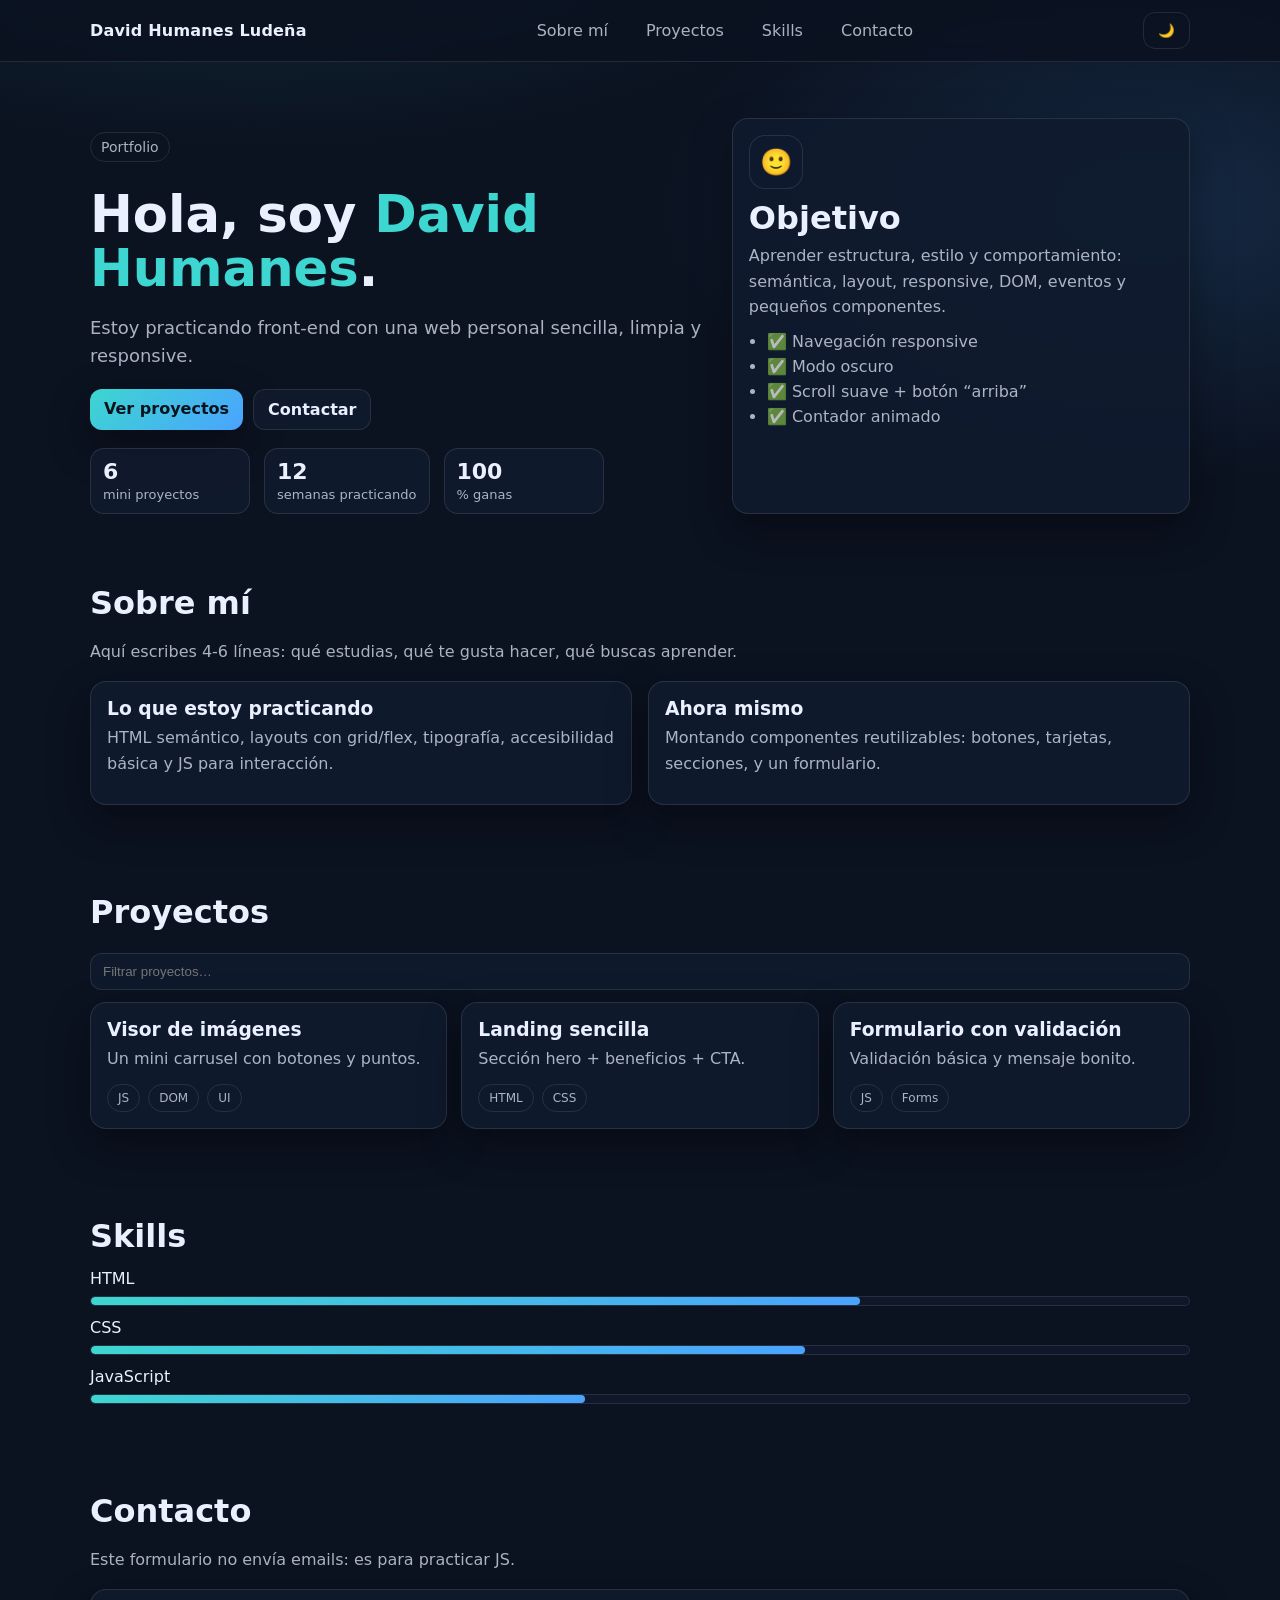
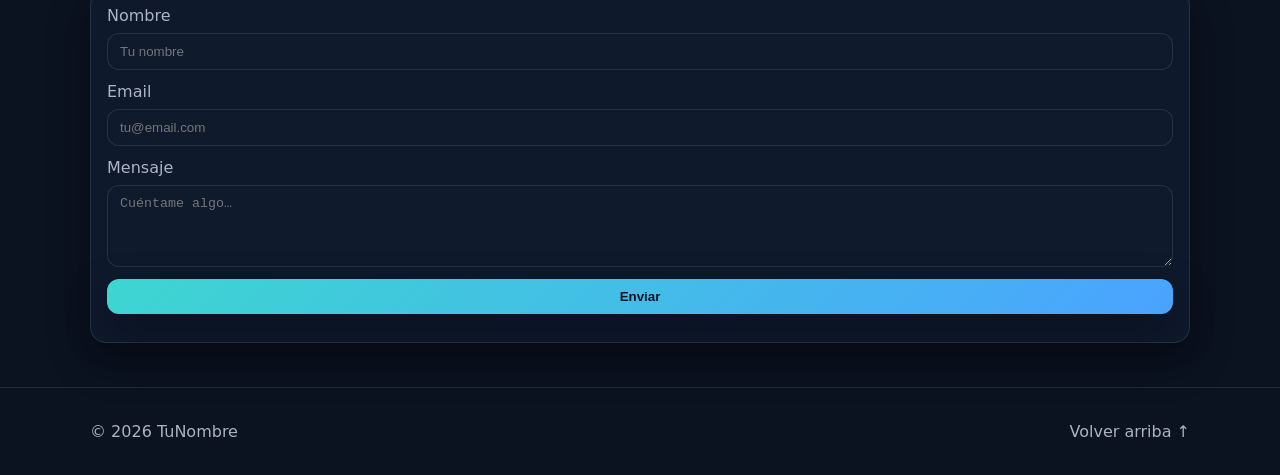
<file: index.html>
<!doctype html>
<html lang="es">
<head>
  <meta charset="utf-8" />
  <meta name="viewport" content="width=device-width, initial-scale=1" />
  <title>Mi Web Personal</title>
  <meta name="description" content="Web personal para practicar HTML, CSS y JS." />

  <link rel="stylesheet" href="portfolio.css" />
</head>

<body>
  <!-- Header -->
  <header class="header" id="top">
    <nav class="nav">
      <a class="logo" href="#top">David Humanes Ludeña</a>

      <button class="nav__toggle" aria-label="Abrir menú" aria-expanded="false">
        ☰
      </button>

      <ul class="nav__links" id="navLinks">
        <li><a href="#sobre-mi">Sobre mí</a></li>
        <li><a href="#proyectos">Proyectos</a></li>
        <li><a href="#skills">Skills</a></li>
        <li><a href="#contacto">Contacto</a></li>
      </ul>

      <button class="btn btn--ghost" id="themeBtn" aria-label="Cambiar tema">
        🌙
      </button>
    </nav>
  </header>

  <!-- Hero -->
  <main>
    <section class="hero">
      <div class="container hero__grid">
        <div>
          <p class="badge">Portfolio</p>
          <h1>Hola, soy <span class="accent">David Humanes</span>.</h1>
          <p class="lead">
            Estoy practicando front-end con una web personal sencilla, limpia y responsive.
          </p>

          <div class="hero__actions">
            <a class="btn" href="#proyectos">Ver proyectos</a>
            <a class="btn btn--soft" href="#contacto">Contactar</a>
          </div>

          <div class="stats">
            <div class="stat">
              <span class="stat__num" data-count="6">0</span>
              <span class="stat__label">mini proyectos</span>
            </div>
            <div class="stat">
              <span class="stat__num" data-count="12">0</span>
              <span class="stat__label">semanas practicando</span>
            </div>
            <div class="stat">
              <span class="stat__num" data-count="100">0</span>
              <span class="stat__label">% ganas</span>
            </div>
          </div>
        </div>

        <div class="card hero__card">
          <div class="avatar" aria-hidden="true">🙂</div>
          <h2 class="card__title">Objetivo</h2>
          <p class="card__text">
            Aprender estructura, estilo y comportamiento: semántica, layout, responsive, DOM,
            eventos y pequeños componentes.
          </p>
          <ul class="checklist">
            <li>✅ Navegación responsive</li>
            <li>✅ Modo oscuro</li>
            <li>✅ Scroll suave + botón “arriba”</li>
            <li>✅ Contador animado</li>
          </ul>
        </div>
      </div>
    </section>

    <!-- Sobre mí -->
    <section class="section" id="sobre-mi">
      <div class="container">
        <h2>Sobre mí</h2>
        <p class="muted">
          Aquí escribes 4-6 líneas: qué estudias, qué te gusta hacer, qué buscas aprender.
        </p>

        <div class="grid-2">
          <div class="card">
            <h3 class="card__title">Lo que estoy practicando</h3>
            <p class="card__text">
              HTML semántico, layouts con grid/flex, tipografía, accesibilidad básica y JS para
              interacción.
            </p>
          </div>

          <div class="card">
            <h3 class="card__title">Ahora mismo</h3>
            <p class="card__text">
              Montando componentes reutilizables: botones, tarjetas, secciones, y un formulario.
            </p>
          </div>
        </div>
      </div>
    </section>

    <!-- Proyectos -->
    <section class="section" id="proyectos">
      <div class="container">
        <div class="section__head">
          <h2>Proyectos</h2>
          <input class="input" id="projectSearch" type="search" placeholder="Filtrar proyectos…" />
        </div>

        <div class="cards" id="projectGrid">
          <article class="card project" data-title="Visor de imágenes">
            <h3 class="card__title">Visor de imágenes</h3>
            <p class="card__text">Un mini carrusel con botones y puntos.</p>
            <div class="tags">
              <span class="tag">JS</span><span class="tag">DOM</span><span class="tag">UI</span>
            </div>
          </article>

          <article class="card project" data-title="Landing sencilla">
            <h3 class="card__title">Landing sencilla</h3>
            <p class="card__text">Sección hero + beneficios + CTA.</p>
            <div class="tags">
              <span class="tag">HTML</span><span class="tag">CSS</span>
            </div>
          </article>

          <article class="card project" data-title="Formulario con validación">
            <h3 class="card__title">Formulario con validación</h3>
            <p class="card__text">Validación básica y mensaje bonito.</p>
            <div class="tags">
              <span class="tag">JS</span><span class="tag">Forms</span>
            </div>
          </article>
        </div>
      </div>
    </section>

    <!-- Skills -->
    <section class="section" id="skills">
      <div class="container">
        <h2>Skills</h2>

        <div class="skills">
          <div class="skill">
            <span>HTML</span>
            <div class="bar"><div class="bar__fill" style="width: 70%"></div></div>
          </div>
          <div class="skill">
            <span>CSS</span>
            <div class="bar"><div class="bar__fill" style="width: 65%"></div></div>
          </div>
          <div class="skill">
            <span>JavaScript</span>
            <div class="bar"><div class="bar__fill" style="width: 45%"></div></div>
          </div>
        </div>
      </div>
    </section>

    <!-- Contacto -->
    <section class="section" id="contacto">
      <div class="container">
        <h2>Contacto</h2>
        <p class="muted">Este formulario no envía emails: es para practicar JS.</p>

        <form class="card form" id="contactForm" novalidate>
          <label>
            Nombre
            <input class="input" name="name" type="text" required minlength="2" placeholder="Tu nombre" />
          </label>

          <label>
            Email
            <input class="input" name="email" type="email" required placeholder="tu@email.com" />
          </label>

          <label>
            Mensaje
            <textarea class="input" name="message" rows="4" required minlength="10"
              placeholder="Cuéntame algo…"></textarea>
          </label>

          <button class="btn" type="submit">Enviar</button>
          <p class="form__msg" id="formMsg" role="status" aria-live="polite"></p>
        </form>
      </div>
    </section>
  </main>

  <!-- Footer -->
  <footer class="footer">
    <div class="container footer__row">
      <p>© <span id="year"></span> TuNombre</p>
      <a href="#top" class="link" id="toTop">Volver arriba ↑</a>
    </div>
  </footer>

  <script src="portfolio.js" defer></script>
</body>
</html>
</file>
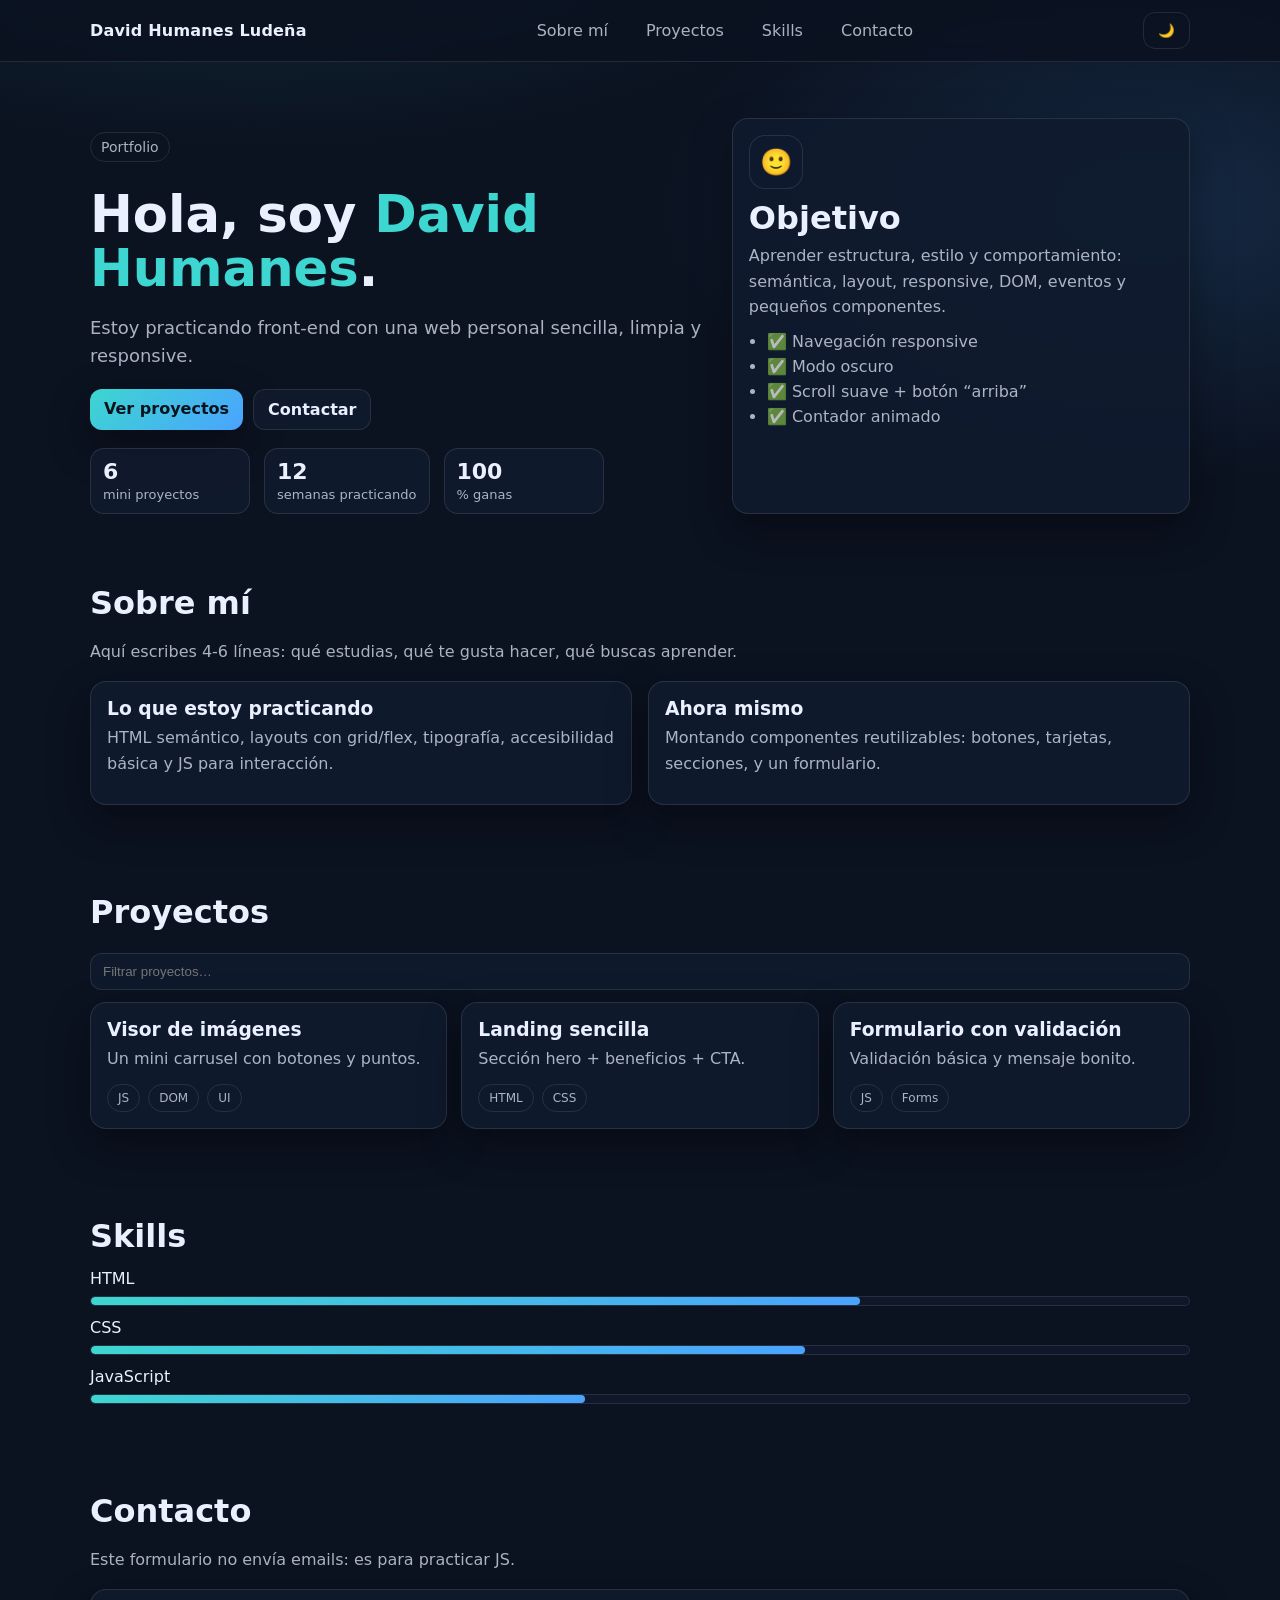
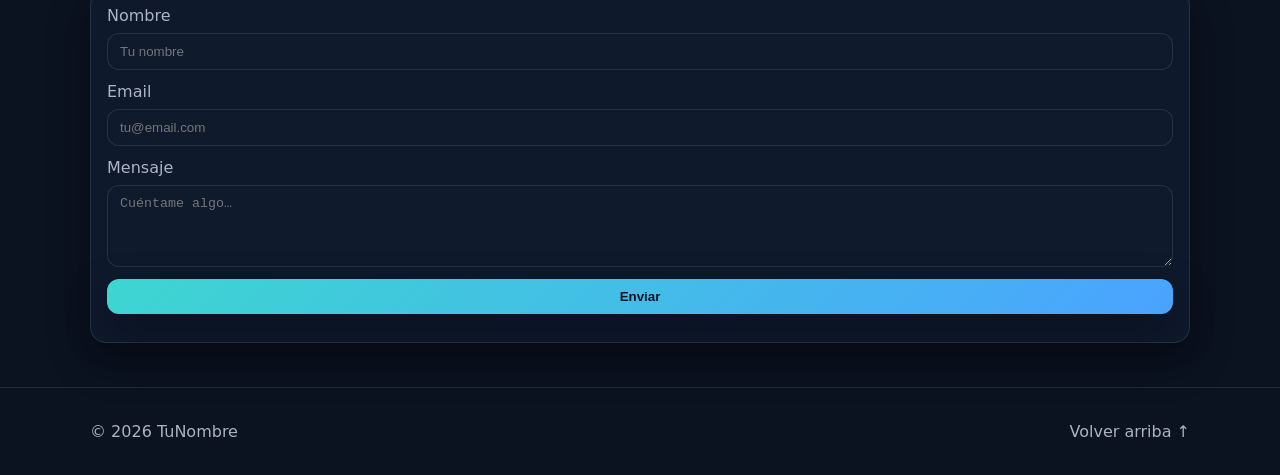
<file: portfolio.html>
<!doctype html>
<html lang="es">
<head>
  <meta charset="utf-8" />
  <meta name="viewport" content="width=device-width, initial-scale=1" />
  <title>Mi Web Personal</title>
  <meta name="description" content="Web personal para practicar HTML, CSS y JS." />

  <link rel="stylesheet" href="portfolio.css" />
</head>

<body>
  <!-- Header -->
  <header class="header" id="top">
    <nav class="nav">
      <a class="logo" href="#top">David Humanes Ludeña</a>

      <button class="nav__toggle" aria-label="Abrir menú" aria-expanded="false">
        ☰
      </button>

      <ul class="nav__links" id="navLinks">
        <li><a href="#sobre-mi">Sobre mí</a></li>
        <li><a href="#proyectos">Proyectos</a></li>
        <li><a href="#skills">Skills</a></li>
        <li><a href="#contacto">Contacto</a></li>
      </ul>

      <button class="btn btn--ghost" id="themeBtn" aria-label="Cambiar tema">
        🌙
      </button>
    </nav>
  </header>

  <!-- Hero -->
  <main>
    <section class="hero">
      <div class="container hero__grid">
        <div>
          <p class="badge">Portfolio</p>
          <h1>Hola, soy <span class="accent">David Humanes</span>.</h1>
          <p class="lead">
            Estoy practicando front-end con una web personal sencilla, limpia y responsive.
          </p>

          <div class="hero__actions">
            <a class="btn" href="#proyectos">Ver proyectos</a>
            <a class="btn btn--soft" href="#contacto">Contactar</a>
          </div>

          <div class="stats">
            <div class="stat">
              <span class="stat__num" data-count="6">0</span>
              <span class="stat__label">mini proyectos</span>
            </div>
            <div class="stat">
              <span class="stat__num" data-count="12">0</span>
              <span class="stat__label">semanas practicando</span>
            </div>
            <div class="stat">
              <span class="stat__num" data-count="100">0</span>
              <span class="stat__label">% ganas</span>
            </div>
          </div>
        </div>

        <div class="card hero__card">
          <div class="avatar" aria-hidden="true">🙂</div>
          <h2 class="card__title">Objetivo</h2>
          <p class="card__text">
            Aprender estructura, estilo y comportamiento: semántica, layout, responsive, DOM,
            eventos y pequeños componentes.
          </p>
          <ul class="checklist">
            <li>✅ Navegación responsive</li>
            <li>✅ Modo oscuro</li>
            <li>✅ Scroll suave + botón “arriba”</li>
            <li>✅ Contador animado</li>
          </ul>
        </div>
      </div>
    </section>

    <!-- Sobre mí -->
    <section class="section" id="sobre-mi">
      <div class="container">
        <h2>Sobre mí</h2>
        <p class="muted">
          Aquí escribes 4-6 líneas: qué estudias, qué te gusta hacer, qué buscas aprender.
        </p>

        <div class="grid-2">
          <div class="card">
            <h3 class="card__title">Lo que estoy practicando</h3>
            <p class="card__text">
              HTML semántico, layouts con grid/flex, tipografía, accesibilidad básica y JS para
              interacción.
            </p>
          </div>

          <div class="card">
            <h3 class="card__title">Ahora mismo</h3>
            <p class="card__text">
              Montando componentes reutilizables: botones, tarjetas, secciones, y un formulario.
            </p>
          </div>
        </div>
      </div>
    </section>

    <!-- Proyectos -->
    <section class="section" id="proyectos">
      <div class="container">
        <div class="section__head">
          <h2>Proyectos</h2>
          <input class="input" id="projectSearch" type="search" placeholder="Filtrar proyectos…" />
        </div>

        <div class="cards" id="projectGrid">
          <article class="card project" data-title="Visor de imágenes">
            <h3 class="card__title">Visor de imágenes</h3>
            <p class="card__text">Un mini carrusel con botones y puntos.</p>
            <div class="tags">
              <span class="tag">JS</span><span class="tag">DOM</span><span class="tag">UI</span>
            </div>
          </article>

          <article class="card project" data-title="Landing sencilla">
            <h3 class="card__title">Landing sencilla</h3>
            <p class="card__text">Sección hero + beneficios + CTA.</p>
            <div class="tags">
              <span class="tag">HTML</span><span class="tag">CSS</span>
            </div>
          </article>

          <article class="card project" data-title="Formulario con validación">
            <h3 class="card__title">Formulario con validación</h3>
            <p class="card__text">Validación básica y mensaje bonito.</p>
            <div class="tags">
              <span class="tag">JS</span><span class="tag">Forms</span>
            </div>
          </article>
        </div>
      </div>
    </section>

    <!-- Skills -->
    <section class="section" id="skills">
      <div class="container">
        <h2>Skills</h2>

        <div class="skills">
          <div class="skill">
            <span>HTML</span>
            <div class="bar"><div class="bar__fill" style="width: 70%"></div></div>
          </div>
          <div class="skill">
            <span>CSS</span>
            <div class="bar"><div class="bar__fill" style="width: 65%"></div></div>
          </div>
          <div class="skill">
            <span>JavaScript</span>
            <div class="bar"><div class="bar__fill" style="width: 45%"></div></div>
          </div>
        </div>
      </div>
    </section>

    <!-- Contacto -->
    <section class="section" id="contacto">
      <div class="container">
        <h2>Contacto</h2>
        <p class="muted">Este formulario no envía emails: es para practicar JS.</p>

        <form class="card form" id="contactForm" novalidate>
          <label>
            Nombre
            <input class="input" name="name" type="text" required minlength="2" placeholder="Tu nombre" />
          </label>

          <label>
            Email
            <input class="input" name="email" type="email" required placeholder="tu@email.com" />
          </label>

          <label>
            Mensaje
            <textarea class="input" name="message" rows="4" required minlength="10"
              placeholder="Cuéntame algo…"></textarea>
          </label>

          <button class="btn" type="submit">Enviar</button>
          <p class="form__msg" id="formMsg" role="status" aria-live="polite"></p>
        </form>
      </div>
    </section>
  </main>

  <!-- Footer -->
  <footer class="footer">
    <div class="container footer__row">
      <p>© <span id="year"></span> TuNombre</p>
      <a href="#top" class="link" id="toTop">Volver arriba ↑</a>
    </div>
  </footer>

  <script src="portfolio.js" defer></script>
</body>
</html>
</file>
<file: portfolio.css>
:root{
  --bg:#0b1220;
  --card:#101b2e;
  --text:#eaf0ff;
  --muted:rgba(234,240,255,.72);
  --border:rgba(255,255,255,.10);
  --accent:#3dd6d0;
  --accent2:#4aa3ff;
  --shadow:0 16px 40px rgba(0,0,0,.35);
  --radius:16px;
  --max:1100px;
}

/* Tema claro */
body.light{
  --bg:#f6f7fb;
  --card:#ffffff;
  --text:#0f1b2d;
  --muted:rgba(15,27,45,.70);
  --border:rgba(15,27,45,.12);
  --shadow:0 16px 40px rgba(15,27,45,.12);
}

*{ box-sizing:border-box; }
html{ scroll-behavior:smooth; }
body{
  margin:0;
  font-family: system-ui, -apple-system, Segoe UI, Roboto, Ubuntu, Cantarell, Arial, sans-serif;
  background: radial-gradient(1200px 600px at 20% -10%, rgba(61,214,208,.18), transparent 60%),
              radial-gradient(900px 500px at 90% 10%, rgba(74,163,255,.16), transparent 55%),
              var(--bg);
  color:var(--text);
}

a{ color:inherit; text-decoration:none; }
.container{ width:min(var(--max), 92%); margin:0 auto; }

.header{
  position:sticky; top:0; z-index:10;
  backdrop-filter: blur(10px);
  background: color-mix(in srgb, var(--bg) 85%, transparent);
  border-bottom:1px solid var(--border);
}

.nav{
  width:min(var(--max), 92%);
  margin:0 auto;
  display:flex;
  align-items:center;
  justify-content:space-between;
  gap:12px;
  padding:12px 0;
}

.logo{
  font-weight:800;
  letter-spacing:.2px;
}

.nav__toggle{
  display:none;
  border:1px solid var(--border);
  background:transparent;
  color:var(--text);
  border-radius:12px;
  padding:8px 10px;
  cursor:pointer;
}

.nav__links{
  display:flex;
  gap:18px;
  list-style:none;
  margin:0;
  padding:0;
}

.nav__links a{
  color:var(--muted);
  padding:8px 10px;
  border-radius:10px;
}
.nav__links a:hover{
  color:var(--text);
  background: color-mix(in srgb, var(--card) 70%, transparent);
}

.btn{
  border:0;
  cursor:pointer;
  border-radius:12px;
  padding:10px 14px;
  font-weight:700;
  color:#07131c;
  background: linear-gradient(135deg, var(--accent), var(--accent2));
  box-shadow: var(--shadow);
}

.btn--soft{
  background: color-mix(in srgb, var(--card) 88%, transparent);
  color:var(--text);
  border:1px solid var(--border);
  box-shadow:none;
}

.btn--ghost{
  background:transparent;
  color:var(--text);
  border:1px solid var(--border);
  box-shadow:none;
}

.hero{ padding:56px 0 26px; }
.hero__grid{
  display:grid;
  grid-template-columns: 1.15fr .85fr;
  gap:22px;
  align-items:stretch;
}

.badge{
  display:inline-block;
  padding:6px 10px;
  border:1px solid var(--border);
  border-radius:999px;
  color:var(--muted);
  font-size:14px;
}

h1{
  margin:12px 0 10px;
  font-size: clamp(34px, 4vw, 52px);
  line-height:1.05;
}
h2{
  margin:0 0 10px;
  font-size: clamp(24px, 2.5vw, 34px);
}
.lead{ color:var(--muted); font-size:18px; line-height:1.6; }

.accent{ color: var(--accent); }

.hero__actions{ display:flex; gap:10px; margin:18px 0 18px; flex-wrap:wrap; }

.card{
  background: color-mix(in srgb, var(--card) 92%, transparent);
  border:1px solid var(--border);
  border-radius: var(--radius);
  box-shadow: var(--shadow);
  padding:16px;
}

.hero__card .avatar{
  width:54px; height:54px;
  display:grid; place-items:center;
  border-radius:16px;
  border:1px solid var(--border);
  background: color-mix(in srgb, var(--card) 85%, transparent);
  font-size:26px;
  margin-bottom:10px;
}

.card__title{ margin:0 0 6px; }
.card__text{ margin:0 0 12px; color:var(--muted); line-height:1.6; }

.checklist{
  margin:0; padding-left:18px;
  color:var(--muted);
}
.checklist li{ margin:6px 0; }

.stats{
  display:flex; gap:14px; flex-wrap:wrap;
  margin-top:8px;
}
.stat{
  border:1px solid var(--border);
  background: color-mix(in srgb, var(--card) 88%, transparent);
  border-radius:14px;
  padding:10px 12px;
  min-width: 160px;
}
.stat__num{ font-weight:900; font-size:22px; display:block; }
.stat__label{ color:var(--muted); font-size:13px; }

.section{ padding:44px 0; }
.muted{ color:var(--muted); line-height:1.7; }

.grid-2{
  display:grid;
  grid-template-columns: 1fr 1fr;
  gap:16px;
  margin-top:14px;
}

.section__head{
  display:flex;
  align-items:center;
  justify-content:space-between;
  gap:12px;
  flex-wrap:wrap;
  margin-bottom:12px;
}

.cards{
  display:grid;
  grid-template-columns: repeat(3, 1fr);
  gap:14px;
}

.project{ transition: transform .15s ease; }
.project:hover{ transform: translateY(-2px); }

.tags{ display:flex; gap:8px; flex-wrap:wrap; margin-top:10px; }
.tag{
  font-size:12px;
  padding:6px 10px;
  border-radius:999px;
  border:1px solid var(--border);
  color:var(--muted);
}

.skills{ display:grid; gap:12px; margin-top:14px; }
.skill{ display:grid; gap:8px; }
.bar{
  height:10px;
  border-radius:999px;
  border:1px solid var(--border);
  background: color-mix(in srgb, var(--card) 80%, transparent);
  overflow:hidden;
}
.bar__fill{
  height:100%;
  border-radius:999px;
  background: linear-gradient(135deg, var(--accent), var(--accent2));
}

.input{
  width:100%;
  padding:10px 12px;
  border-radius:12px;
  border:1px solid var(--border);
  background: color-mix(in srgb, var(--card) 86%, transparent);
  color:var(--text);
  outline:none;
}
.input:focus{
  border-color: color-mix(in srgb, var(--accent) 65%, var(--border));
}

.form{ display:grid; gap:12px; margin-top:14px; }
.form label{ display:grid; gap:8px; color:var(--muted); }
.form__msg{ margin:0; color:var(--muted); }

.footer{
  border-top:1px solid var(--border);
  padding:18px 0;
  color:var(--muted);
}
.footer__row{
  display:flex;
  align-items:center;
  justify-content:space-between;
  gap:12px;
  flex-wrap:wrap;
}
.link{ color:var(--muted); }
.link:hover{ color:var(--text); }

/* Responsive */
@media (max-width: 900px){
  .hero__grid{ grid-template-columns: 1fr; }
  .cards{ grid-template-columns: 1fr; }
  .grid-2{ grid-template-columns: 1fr; }
  .stat{ min-width: 140px; }
}

@media (max-width: 720px){
  .nav__toggle{ display:inline-flex; }
  .nav__links{
    display:none;
    position:absolute;
    left:4%;
    right:4%;
    top:58px;
    background: color-mix(in srgb, var(--card) 92%, transparent);
    border:1px solid var(--border);
    border-radius:16px;
    padding:10px;
    flex-direction:column;
    gap:6px;
    box-shadow: var(--shadow);
  }
  .nav__links.open{ display:flex; }
}
</file>
